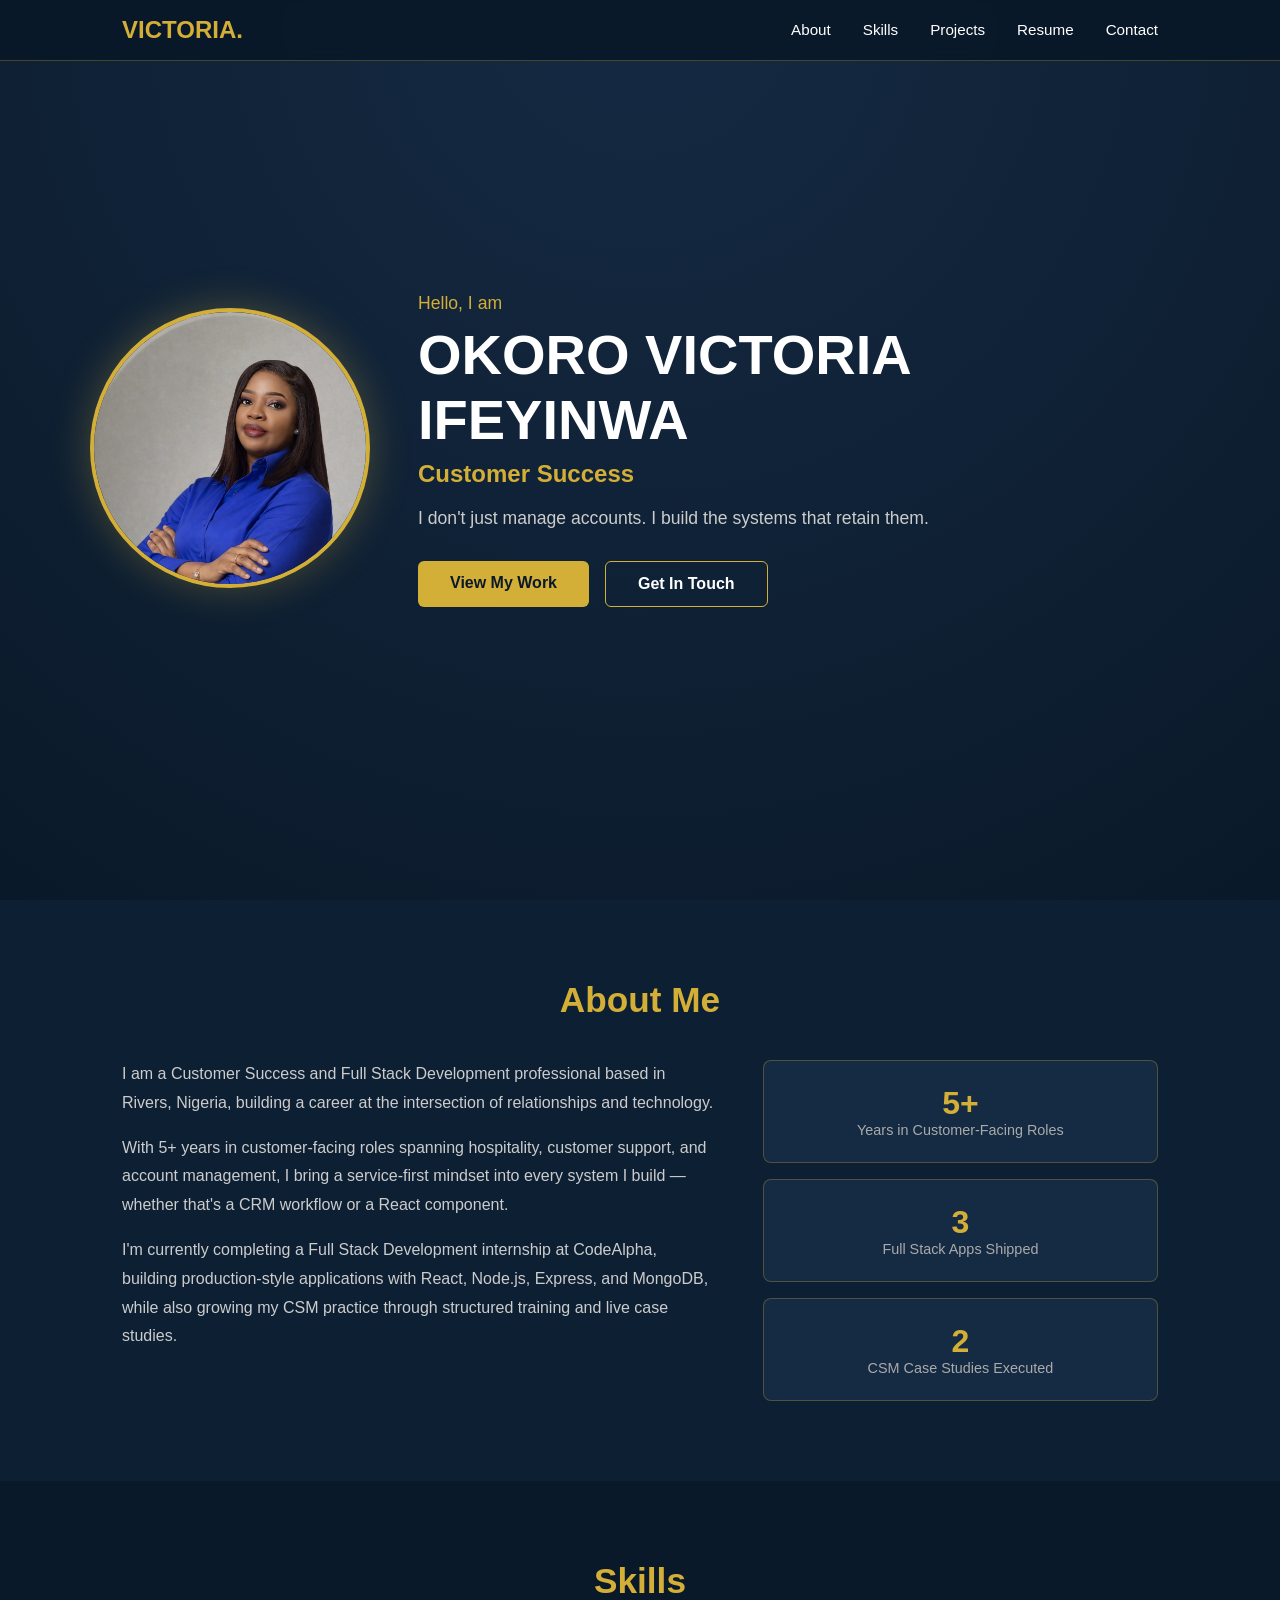
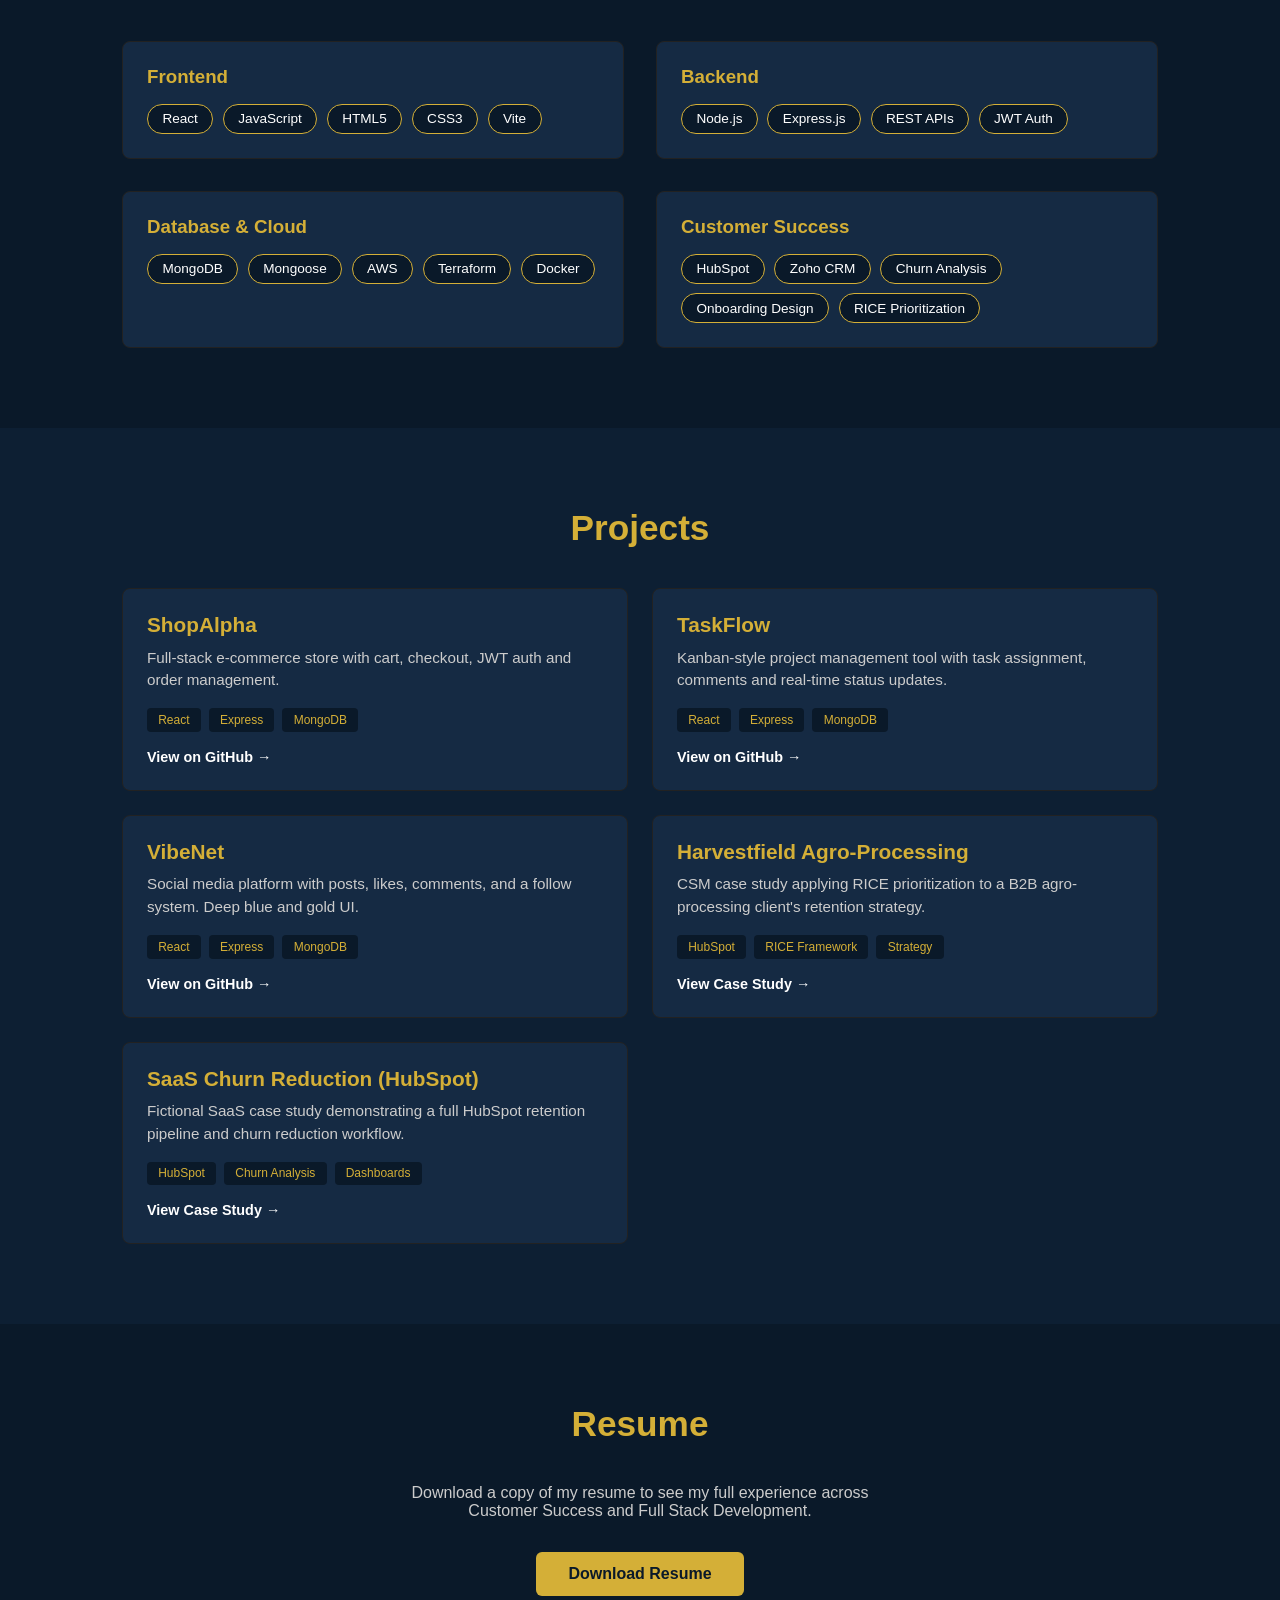
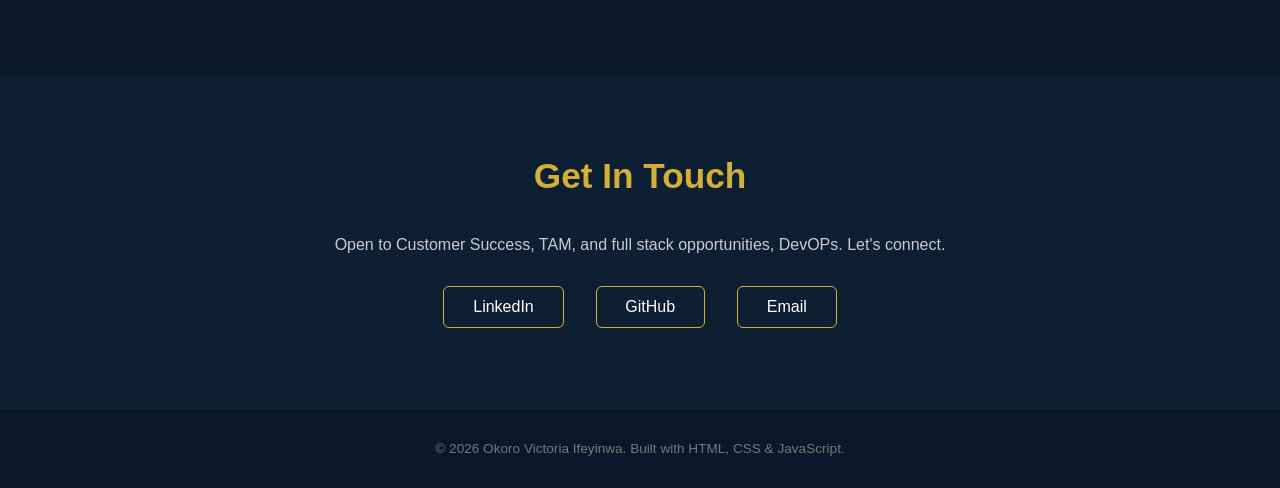
<file: index.html>
<!DOCTYPE html>
<html lang="en">
<head>
<meta charset="UTF-8">
<meta name="viewport" content="width=device-width, initial-scale=1.0">
<title>OKORO VICTORIA IFEYINWA | CSM & FULL STACK DEVELOPER</title>
<link rel="stylesheet" href="style.css">
</head>
<body>

<nav id="navbar">
  <div class="nav-container">
    <a href="#hero" class="logo">VICTORIA.</a>
    <ul class="nav-links">
      <li><a href="#about">About</a></li>
      <li><a href="#skills">Skills</a></li>
      <li><a href="#projects">Projects</a></li>
      <li><a href="#resume">Resume</a></li>
      <li><a href="#contact">Contact</a></li>
    </ul>
    <div class="hamburger" id="hamburger">
      <span></span><span></span><span></span>
    </div>
  </div>
</nav>

<section id="hero">
  <div class="hero-content">
    <div class="hero-image">
      <img src="assets/profile.png" alt="Okoro Victoria Ifeyinwa">
    </div>
    <div class="hero-text">
      <p class="hero-greeting">Hello, I am</p>
      <h1>OKORO VICTORIA IFEYINWA</h1>
      <h2 class="typewriter" id="typewriter"></h2>
      <p class="hero-tagline">I don't just manage accounts. I build the systems that retain them.</p>
      <div class="hero-buttons">
        <a href="#projects" class="btn btn-primary">View My Work</a>
        <a href="#contact" class="btn btn-outline">Get In Touch</a>
      </div>
    </div>
  </div>
</section>

<section id="about">
  <div class="section-container">
    <h2 class="section-title">About Me</h2>
    <div class="about-grid">
      <div class="about-text">
        <p>I am a Customer Success and Full Stack Development professional based in Rivers, Nigeria, building a career at the intersection of relationships and technology.</p>
        <p>With 5+ years in customer-facing roles spanning hospitality, customer support, and account management, I bring a service-first mindset into every system I build — whether that's a CRM workflow or a React component.</p>
        <p>I'm currently completing a Full Stack Development internship at CodeAlpha, building production-style applications with React, Node.js, Express, and MongoDB, while also growing my CSM practice through structured training and live case studies.</p>
      </div>
      <div class="about-stats">
        <div class="stat-card">
          <h3>5+</h3>
          <p>Years in Customer-Facing Roles</p>
        </div>
        <div class="stat-card">
          <h3>3</h3>
          <p>Full Stack Apps Shipped</p>
        </div>
        <div class="stat-card">
          <h3>2</h3>
          <p>CSM Case Studies Executed</p>
        </div>
      </div>
    </div>
  </div>
</section>

<section id="skills">
  <div class="section-container">
    <h2 class="section-title">Skills</h2>
    <div class="skills-grid">
      <div class="skill-category">
        <h3>Frontend</h3>
        <div class="skill-tags">
          <span>React</span><span>JavaScript</span><span>HTML5</span><span>CSS3</span><span>Vite</span>
        </div>
      </div>
      <div class="skill-category">
        <h3>Backend</h3>
        <div class="skill-tags">
          <span>Node.js</span><span>Express.js</span><span>REST APIs</span><span>JWT Auth</span>
        </div>
      </div>
      <div class="skill-category">
        <h3>Database & Cloud</h3>
        <div class="skill-tags">
          <span>MongoDB</span><span>Mongoose</span><span>AWS</span><span>Terraform</span><span>Docker</span>
        </div>
      </div>
      <div class="skill-category">
        <h3>Customer Success</h3>
        <div class="skill-tags">
          <span>HubSpot</span><span>Zoho CRM</span><span>Churn Analysis</span><span>Onboarding Design</span><span>RICE Prioritization</span>
        </div>
      </div>
    </div>
  </div>
</section>

<section id="projects">
  <div class="section-container">
    <h2 class="section-title">Projects</h2>
    <div class="projects-grid">

      <div class="project-card">
        <div class="project-header">ShopAlpha</div>
        <p>Full-stack e-commerce store with cart, checkout, JWT auth and order management.</p>
        <div class="project-tags"><span>React</span><span>Express</span><span>MongoDB</span></div>
        <a href="https://github.com/okorovictoriaifeyinwa-wq/CodeAlpha_EcommerceStore" target="_blank" class="project-link">View on GitHub →</a>
      </div>

      <div class="project-card">
        <div class="project-header">TaskFlow</div>
        <p>Kanban-style project management tool with task assignment, comments and real-time status updates.</p>
        <div class="project-tags"><span>React</span><span>Express</span><span>MongoDB</span></div>
        <a href="https://github.com/okorovictoriaifeyinwa-wq/CodeAlpha_ProjectManagementTool" target="_blank" class="project-link">View on GitHub →</a>
      </div>

      <div class="project-card">
        <div class="project-header">VibeNet</div>
        <p>Social media platform with posts, likes, comments, and a follow system. Deep blue and gold UI.</p>
        <div class="project-tags"><span>React</span><span>Express</span><span>MongoDB</span></div>
        <a href="https://github.com/okorovictoriaifeyinwa-wq/CodeAlpha_SocialMediaPlatform" target="_blank" class="project-link">View on GitHub →</a>
      </div>

      <div class="project-card">
        <div class="project-header">Harvestfield Agro-Processing</div>
        <p>CSM case study applying RICE prioritization to a B2B agro-processing client's retention strategy.</p>
        <div class="project-tags"><span>HubSpot</span><span>RICE Framework</span><span>Strategy</span></div>
        <a href="case-studies/harvestfield-case-study-2.html" target="_blank" class="project-link">View Case Study →</a>
      </div>

      <div class="project-card">
        <div class="project-header">SaaS Churn Reduction (HubSpot)</div>
        <p>Fictional SaaS case study demonstrating a full HubSpot retention pipeline and churn reduction workflow.</p>
        <div class="project-tags"><span>HubSpot</span><span>Churn Analysis</span><span>Dashboards</span></div>
        <a href="case-studies/flytrack-logistics.pdf" target="_blank" class="project-link">View Case Study →</a>
      </div>

    </div>
  </div>
</section>

<section id="resume">
  <div class="section-container">
    <h2 class="section-title">Resume</h2>
    <p class="resume-text">Download a copy of my resume to see my full experience across Customer Success and Full Stack Development.</p>
    <a href="assets/resume.pdf" download class="btn btn-primary">Download Resume</a>
  </div>
</section>

<section id="contact">
  <div class="section-container">
    <h2 class="section-title">Get In Touch</h2>
    <p class="contact-text">Open to Customer Success, TAM, and full stack opportunities, DevOPs. Let's connect.</p>
    <div class="contact-links">
      <a href="https://www.linkedin.com/in/victoria-ifeyinwa-csm" target="_blank">LinkedIn</a>
      <a href="https://github.com/okorovictoriaifeyinwa-wq" target="_blank">GitHub</a>
      <a href="mailto:okorovictoriaifeyinwa@gmail.com">Email</a>
    </div>
  </div>
</section>

<footer>
  <p>&copy; 2026 Okoro Victoria Ifeyinwa. Built with HTML, CSS & JavaScript.</p>
</footer>

<script src="script.js"></script>
</body>
</html>
</file>
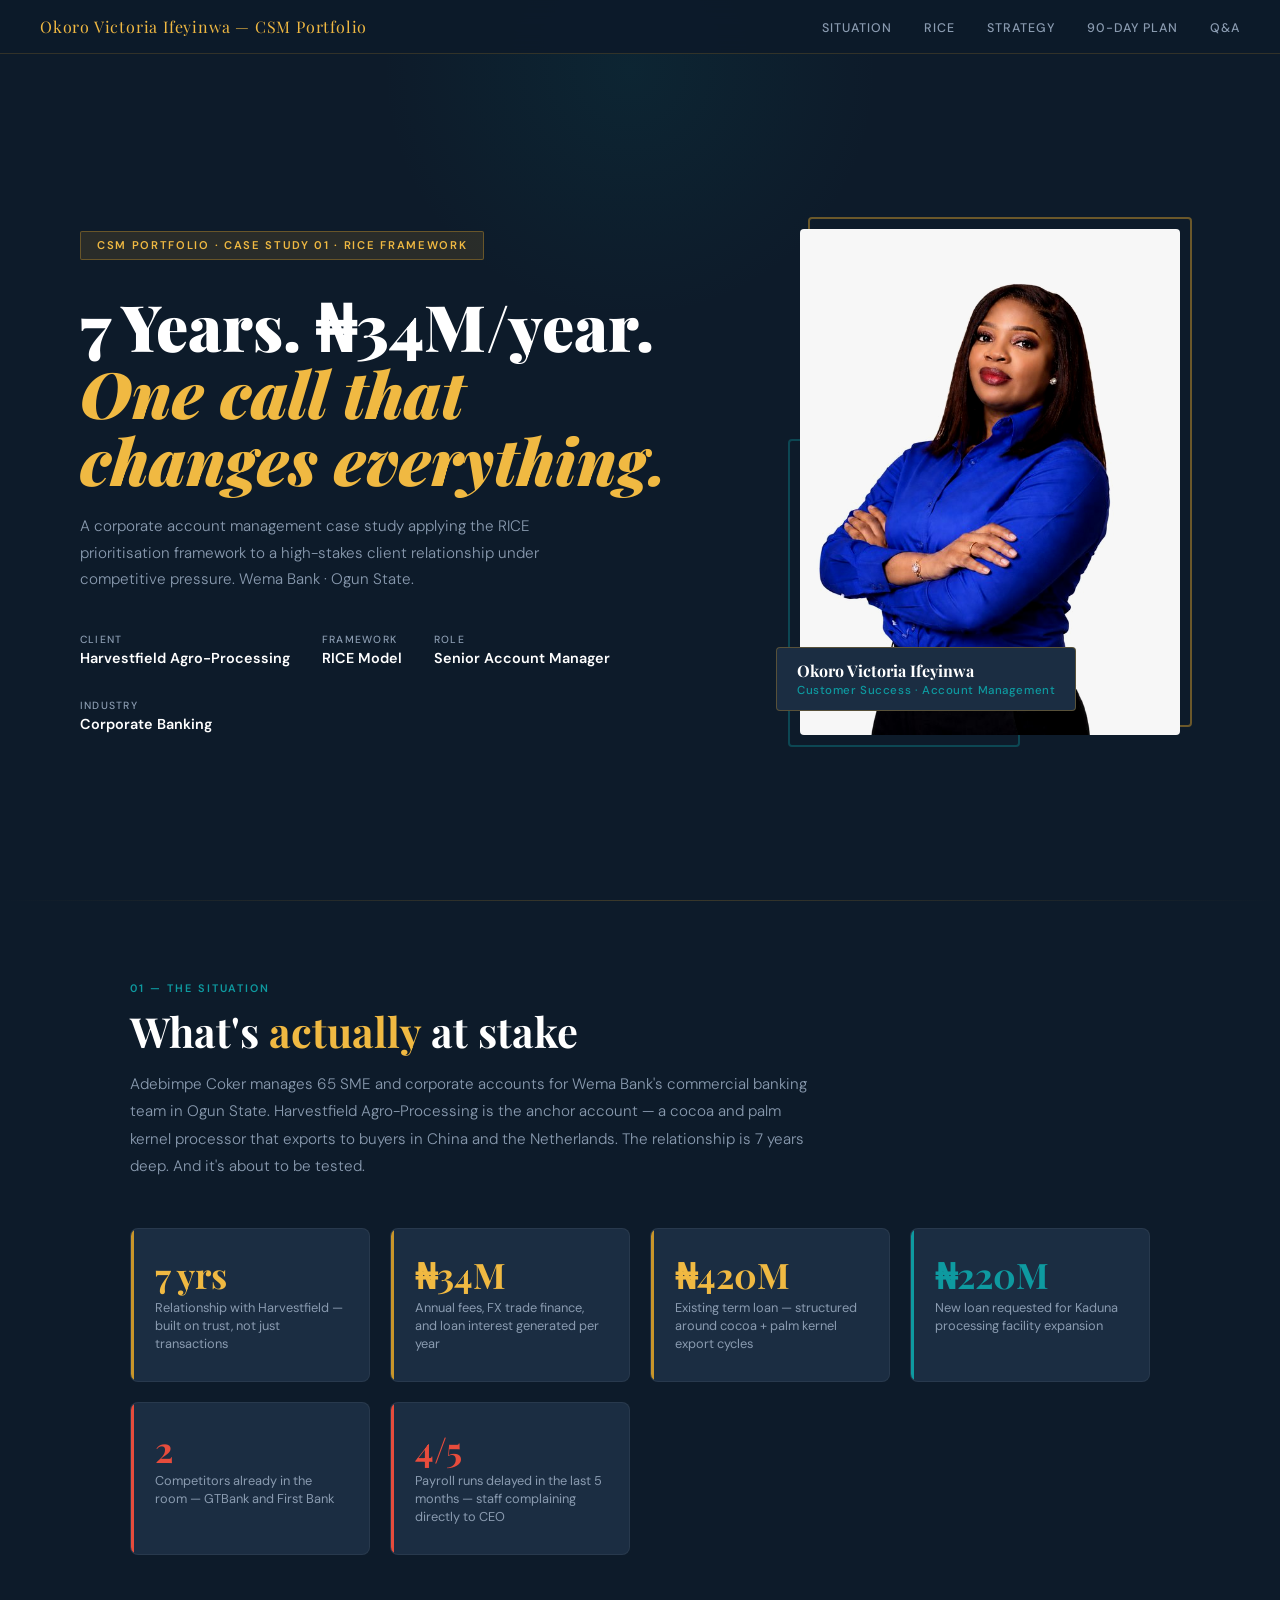
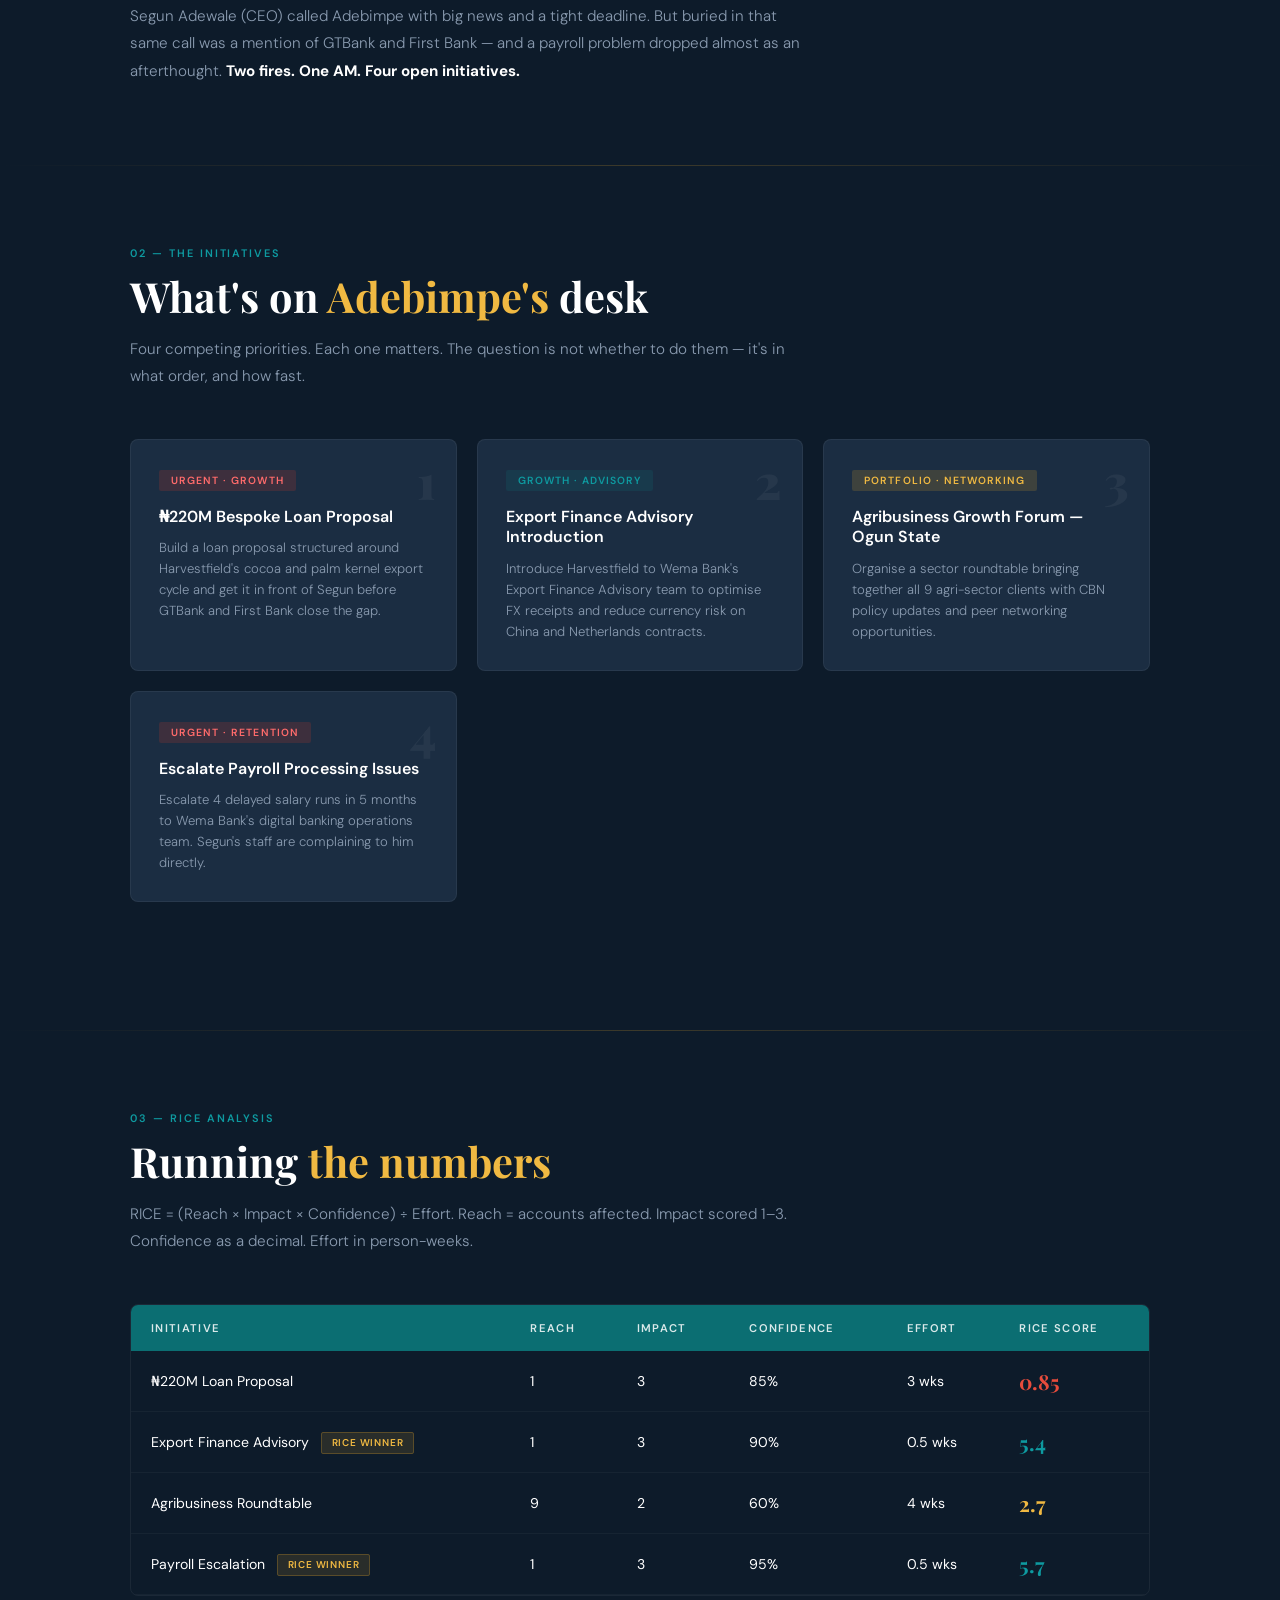
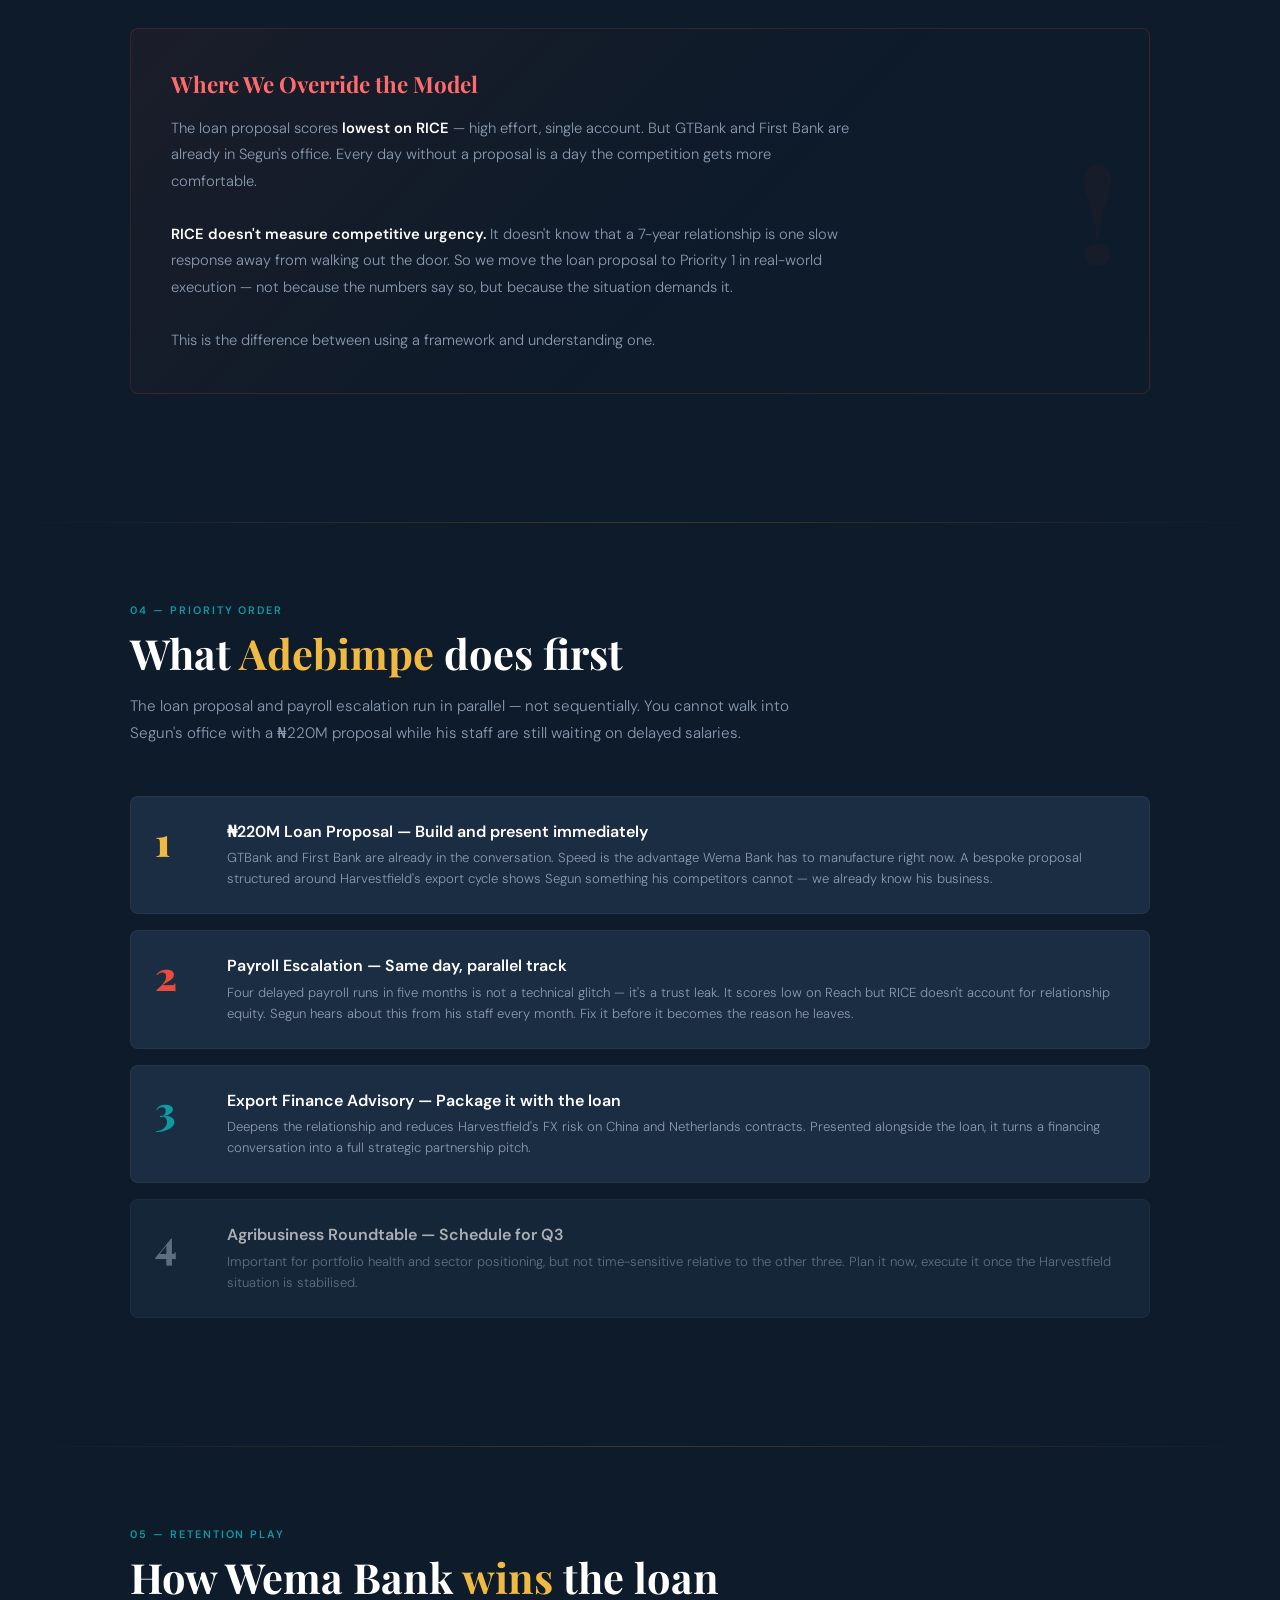
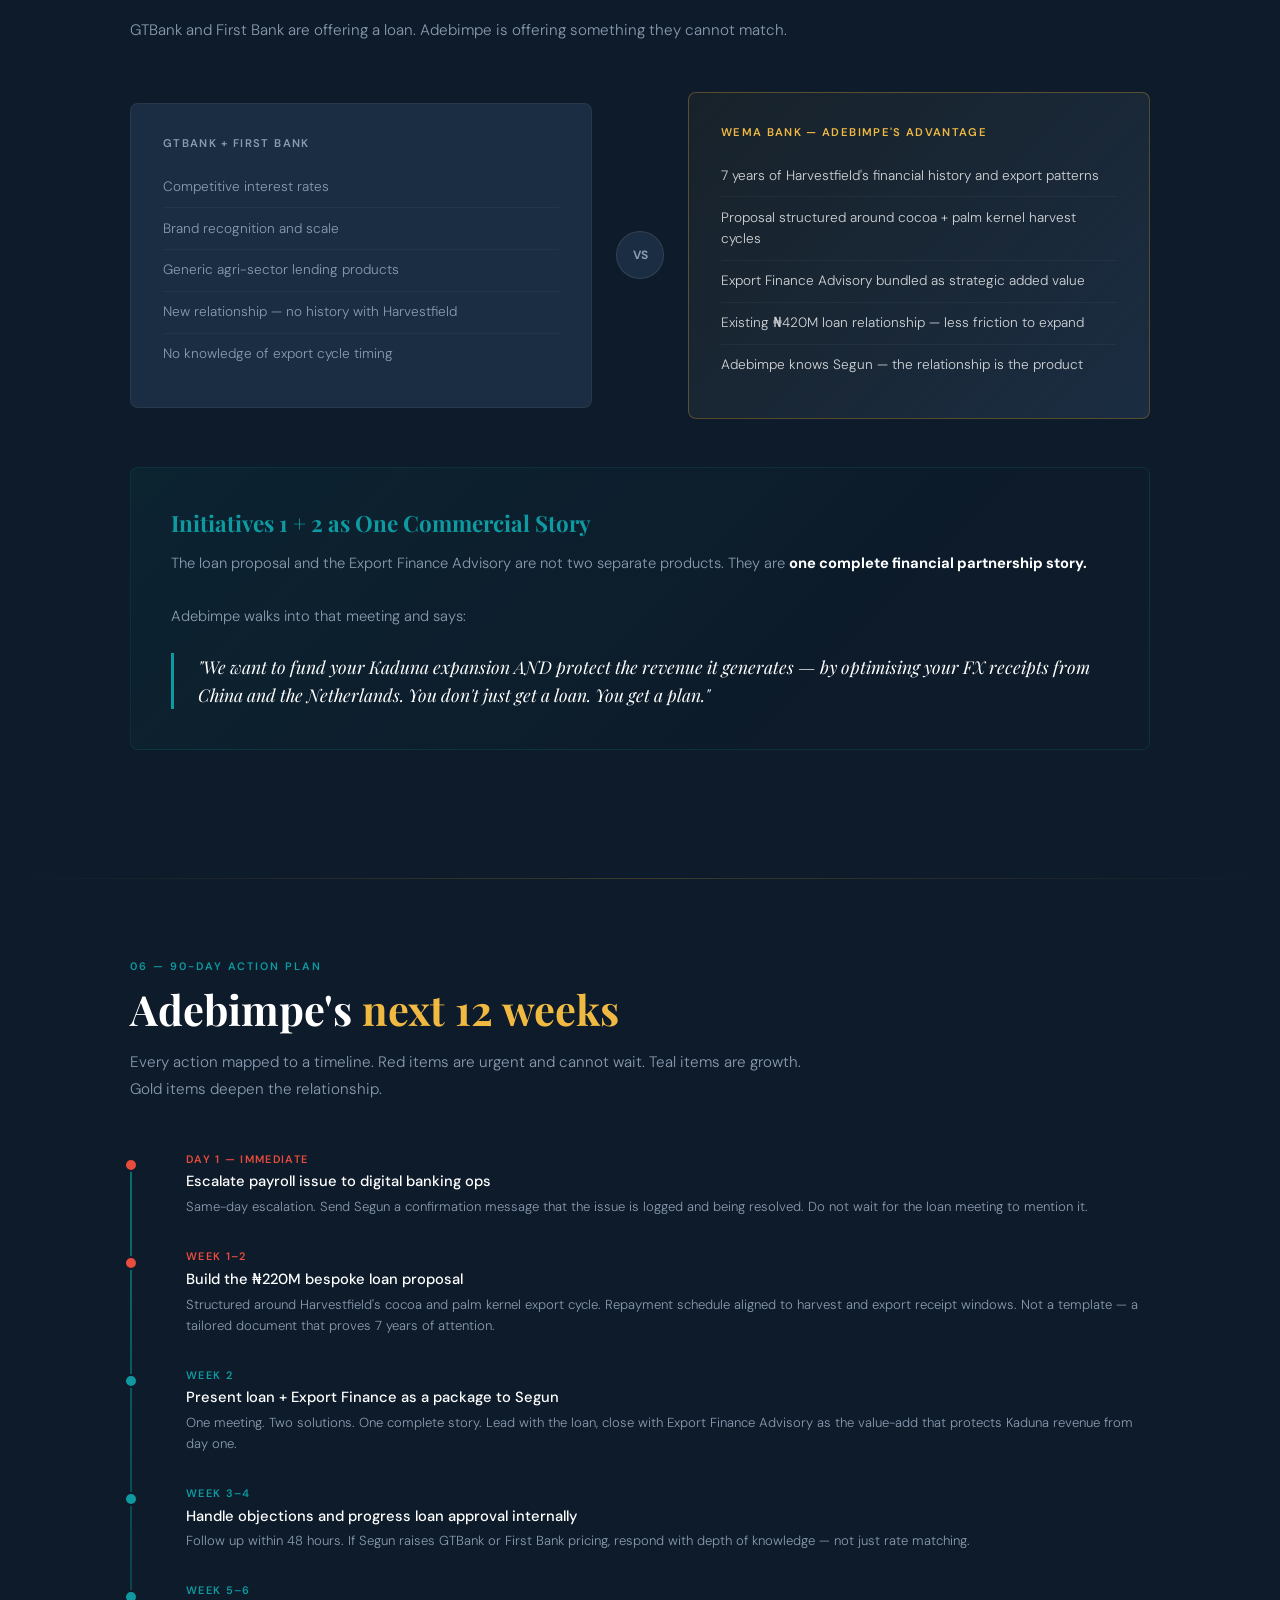
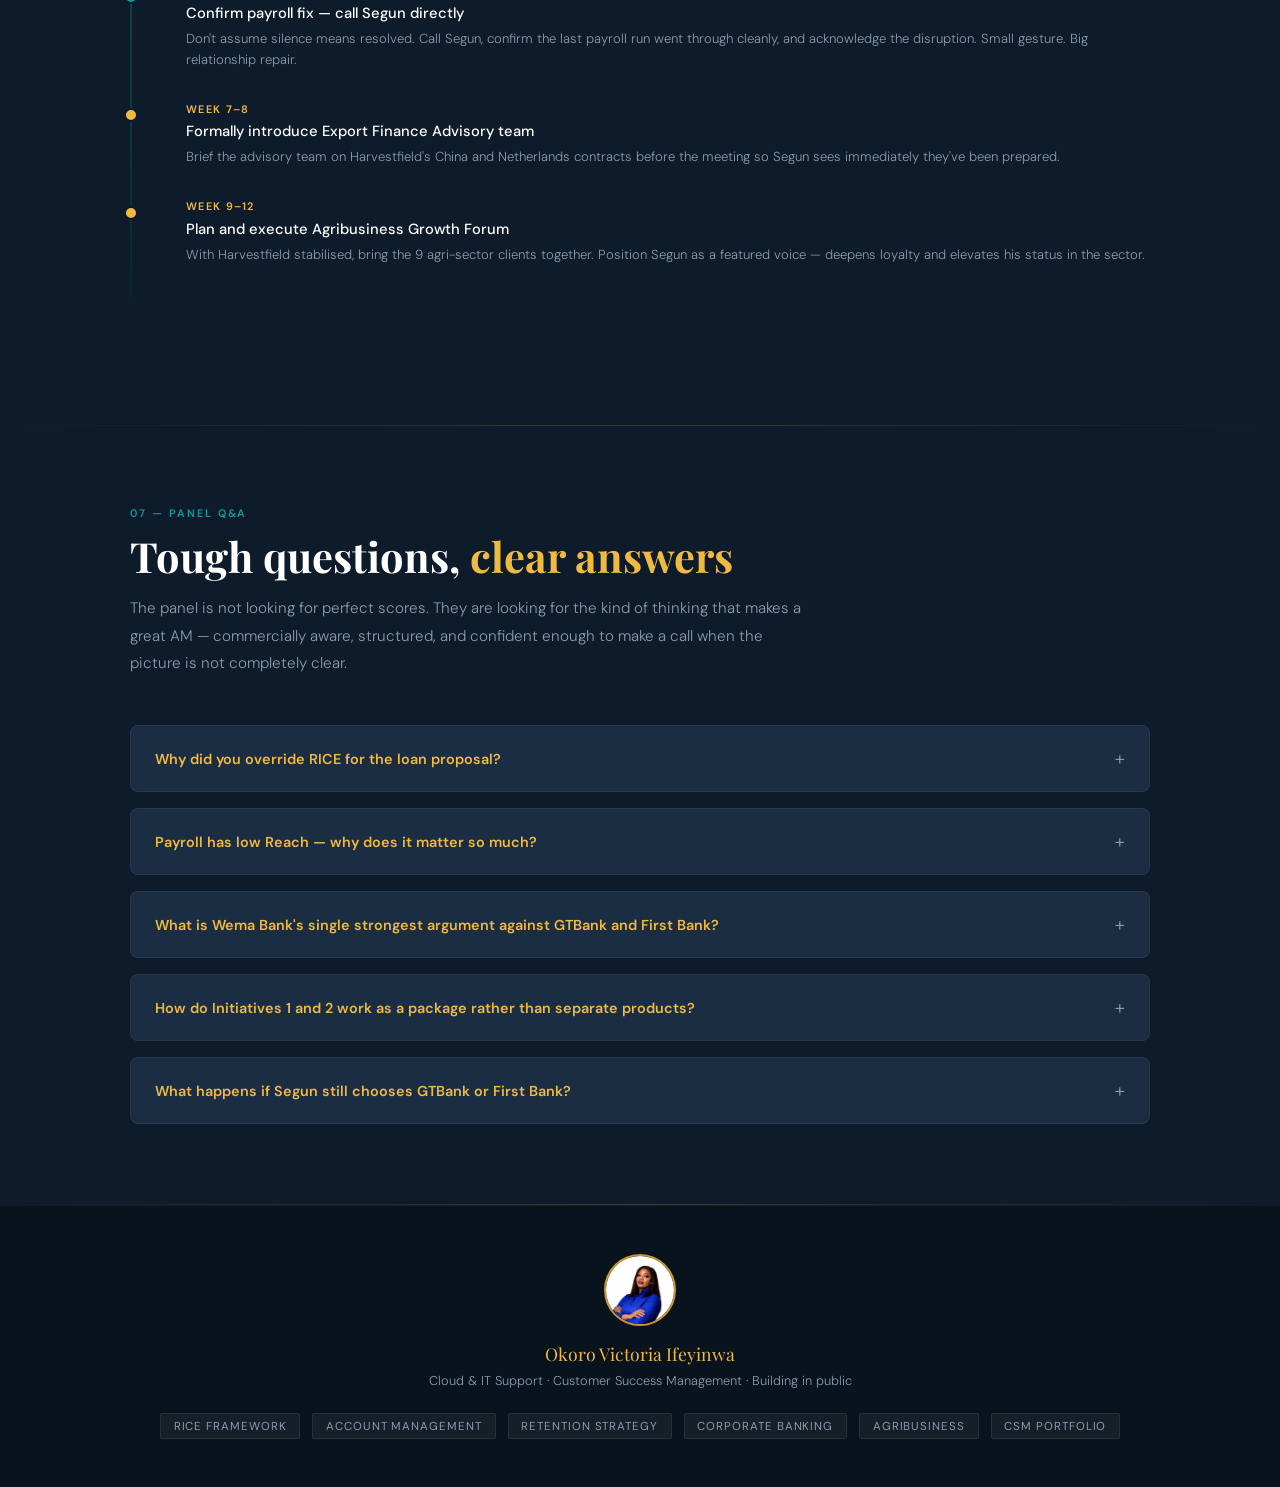
<file: assets/harvestfield-case-study-2.html>
<!DOCTYPE html>
<html lang="en">
<head>
<meta charset="UTF-8">
<meta name="viewport" content="width=device-width, initial-scale=1.0">
<title>CSM Portfolio — Okoro Victoria Ifeyinwa</title>
<link href="https://fonts.googleapis.com/css2?family=Playfair+Display:ital,wght@0,700;0,900;1,700&family=DM+Sans:wght@300;400;500;600&display=swap" rel="stylesheet">
<style>
  :root {
    --navy: #0D1B2A;
    --navy-mid: #1B2D42;
    --teal: #0B6E72;
    --teal-light: #0E9AA0;
    --gold: #C9952A;
    --gold-light: #F0B942;
    --cream: #F7F3ED;
    --red: #C0392B;
    --red-light: #E74C3C;
    --white: #FFFFFF;
    --gray: #8A9BB0;
  }
  * { margin: 0; padding: 0; box-sizing: border-box; }
  html { scroll-behavior: smooth; }
  body { font-family: 'DM Sans', sans-serif; background: var(--navy); color: var(--white); overflow-x: hidden; }

  nav {
    position: fixed; top: 0; left: 0; right: 0; z-index: 100;
    padding: 1rem 2.5rem;
    display: flex; justify-content: space-between; align-items: center;
    background: rgba(13,27,42,0.96); backdrop-filter: blur(12px);
    border-bottom: 1px solid rgba(201,149,42,0.2);
  }
  .nav-brand { font-family: 'Playfair Display', serif; font-size: 1rem; color: var(--gold-light); letter-spacing: 0.05em; }
  .nav-links { display: flex; gap: 2rem; list-style: none; }
  .nav-links a { color: var(--gray); text-decoration: none; font-size: 0.78rem; font-weight: 500; letter-spacing: 0.08em; text-transform: uppercase; transition: color 0.2s; }
  .nav-links a:hover { color: var(--gold-light); }

  /* HERO */
  .hero {
    min-height: 100vh;
    display: grid;
    grid-template-columns: 1fr 420px;
    align-items: center;
    gap: 4rem;
    padding: 8rem 2.5rem 4rem;
    position: relative;
    overflow: hidden;
    max-width: 1200px;
    margin: 0 auto;
  }
  .hero::before {
    content: ''; position: absolute; top: -20%; right: 30%;
    width: 500px; height: 500px;
    background: radial-gradient(circle, rgba(11,110,114,0.12) 0%, transparent 70%);
    pointer-events: none;
  }
  .hero-left { position: relative; z-index: 2; }
  .hero-tag {
    display: inline-block;
    background: rgba(201,149,42,0.15); border: 1px solid rgba(201,149,42,0.4);
    color: var(--gold-light); font-size: 0.7rem; font-weight: 600;
    letter-spacing: 0.15em; text-transform: uppercase;
    padding: 0.4rem 1rem; border-radius: 2px; margin-bottom: 2rem;
    animation: fadeUp 0.6s ease both;
  }
  .hero h1 {
    font-family: 'Playfair Display', serif;
    font-size: clamp(2.2rem, 5vw, 4.2rem);
    font-weight: 900; line-height: 1.05;
    margin-bottom: 1.25rem;
    animation: fadeUp 0.6s 0.1s ease both;
  }
  .hero h1 em { font-style: italic; color: var(--gold-light); }
  .hero-sub {
    font-size: 0.95rem; color: var(--gray); max-width: 520px;
    line-height: 1.75; margin-bottom: 2.5rem; font-weight: 300;
    animation: fadeUp 0.6s 0.2s ease both;
  }
  .hero-meta { display: flex; gap: 2rem; flex-wrap: wrap; animation: fadeUp 0.6s 0.3s ease both; }
  .meta-item { display: flex; flex-direction: column; gap: 0.2rem; }
  .meta-label { font-size: 0.65rem; letter-spacing: 0.12em; text-transform: uppercase; color: var(--gray); font-weight: 500; }
  .meta-value { font-size: 0.9rem; font-weight: 600; color: var(--white); }

  /* PHOTO */
  .hero-right {
    position: relative; z-index: 2;
    animation: fadeUp 0.8s 0.2s ease both;
  }
  .photo-frame {
    position: relative;
    width: 100%;
    max-width: 380px;
    margin: 0 auto;
  }
  .photo-frame::before {
    content: '';
    position: absolute;
    top: -12px; right: -12px;
    width: 100%; height: 100%;
    border: 2px solid var(--gold);
    border-radius: 4px;
    z-index: 0;
    opacity: 0.5;
  }
  .photo-frame::after {
    content: '';
    position: absolute;
    bottom: -12px; left: -12px;
    width: 60%; height: 60%;
    border: 2px solid var(--teal-light);
    border-radius: 4px;
    z-index: 0;
    opacity: 0.35;
  }
  .photo-frame img {
    width: 100%;
    border-radius: 4px;
    display: block;
    position: relative;
    z-index: 1;
    filter: contrast(1.04) brightness(0.97);
  }
  .photo-name-tag {
    position: absolute;
    bottom: 1.5rem; left: -1.5rem;
    background: var(--navy-mid);
    border: 1px solid rgba(201,149,42,0.35);
    border-radius: 4px;
    padding: 0.75rem 1.25rem;
    z-index: 3;
    backdrop-filter: blur(8px);
  }
  .photo-name {
    font-family: 'Playfair Display', serif;
    font-size: 1rem; font-weight: 700;
    color: var(--white); margin-bottom: 0.15rem;
  }
  .photo-role { font-size: 0.72rem; color: var(--teal-light); font-weight: 500; letter-spacing: 0.05em; }

  /* DIVIDER */
  .divider { width: 100%; height: 1px; background: linear-gradient(to right, transparent, rgba(201,149,42,0.25), transparent); }

  /* SECTIONS */
  section { padding: 5rem 2.5rem; max-width: 1100px; margin: 0 auto; }
  .section-tag { font-size: 0.68rem; letter-spacing: 0.18em; text-transform: uppercase; color: var(--teal-light); font-weight: 600; margin-bottom: 0.75rem; }
  .section-title { font-family: 'Playfair Display', serif; font-size: clamp(1.8rem, 3.5vw, 2.6rem); font-weight: 700; line-height: 1.15; margin-bottom: 1rem; }
  .section-title span { color: var(--gold-light); }
  .section-intro { color: var(--gray); font-size: 0.95rem; line-height: 1.8; max-width: 680px; font-weight: 300; margin-bottom: 3rem; }

  /* STAT CARDS */
  .situation-grid { display: grid; grid-template-columns: repeat(auto-fit, minmax(220px, 1fr)); gap: 1.25rem; margin-bottom: 3rem; }
  .stat-card { background: var(--navy-mid); border: 1px solid rgba(255,255,255,0.06); border-radius: 8px; padding: 1.75rem 1.5rem; position: relative; overflow: hidden; transition: transform 0.2s, border-color 0.2s; }
  .stat-card:hover { transform: translateY(-3px); border-color: rgba(201,149,42,0.3); }
  .stat-card::before { content: ''; position: absolute; top: 0; left: 0; width: 3px; height: 100%; background: var(--gold); }
  .stat-card.red::before { background: var(--red-light); }
  .stat-card.teal::before { background: var(--teal-light); }
  .stat-number { font-family: 'Playfair Display', serif; font-size: 2.2rem; font-weight: 700; color: var(--gold-light); line-height: 1; margin-bottom: 0.4rem; }
  .stat-card.red .stat-number { color: var(--red-light); }
  .stat-card.teal .stat-number { color: var(--teal-light); }
  .stat-label { font-size: 0.8rem; color: var(--gray); font-weight: 400; line-height: 1.4; }

  /* INITIATIVES */
  .initiatives-grid { display: grid; grid-template-columns: repeat(auto-fit, minmax(250px, 1fr)); gap: 1.25rem; margin-bottom: 3rem; }
  .initiative-card { background: var(--navy-mid); border: 1px solid rgba(255,255,255,0.06); border-radius: 8px; padding: 1.75rem; position: relative; transition: all 0.2s; }
  .initiative-card:hover { border-color: rgba(14,154,160,0.4); transform: translateY(-2px); }
  .initiative-num { font-family: 'Playfair Display', serif; font-size: 3rem; font-weight: 900; color: rgba(255,255,255,0.05); position: absolute; top: 1rem; right: 1.25rem; line-height: 1; }
  .initiative-badge { display: inline-block; padding: 0.25rem 0.75rem; border-radius: 2px; font-size: 0.65rem; font-weight: 600; letter-spacing: 0.1em; text-transform: uppercase; margin-bottom: 1rem; }
  .badge-urgent { background: rgba(192,57,43,0.2); color: #FF6B6B; }
  .badge-growth { background: rgba(11,110,114,0.2); color: var(--teal-light); }
  .badge-relationship { background: rgba(201,149,42,0.2); color: var(--gold-light); }
  .initiative-title { font-size: 1rem; font-weight: 600; margin-bottom: 0.6rem; line-height: 1.3; }
  .initiative-desc { font-size: 0.82rem; color: var(--gray); line-height: 1.6; font-weight: 300; }

  /* RICE TABLE */
  .rice-wrapper { overflow-x: auto; border-radius: 8px; border: 1px solid rgba(255,255,255,0.06); margin-bottom: 2rem; }
  table { width: 100%; border-collapse: collapse; font-size: 0.88rem; }
  thead tr { background: var(--teal); }
  thead th { padding: 1rem 1.25rem; text-align: left; font-size: 0.7rem; letter-spacing: 0.12em; text-transform: uppercase; font-weight: 600; color: rgba(255,255,255,0.85); }
  tbody tr { border-bottom: 1px solid rgba(255,255,255,0.04); transition: background 0.15s; }
  tbody tr:hover { background: rgba(255,255,255,0.03); }
  tbody td { padding: 1rem 1.25rem; color: var(--white); font-weight: 400; }
  .rice-score { font-family: 'Playfair Display', serif; font-size: 1.3rem; font-weight: 700; }
  .score-high { color: var(--teal-light); }
  .score-mid { color: var(--gold-light); }
  .score-low { color: var(--red-light); }
  .winner-badge { background: rgba(201,149,42,0.15); border: 1px solid rgba(201,149,42,0.3); color: var(--gold-light); font-size: 0.62rem; padding: 0.2rem 0.6rem; border-radius: 2px; letter-spacing: 0.08em; text-transform: uppercase; font-weight: 600; margin-left: 0.5rem; }

  /* OVERRIDE */
  .override-box { background: linear-gradient(135deg, rgba(192,57,43,0.08) 0%, rgba(13,27,42,0) 60%); border: 1px solid rgba(192,57,43,0.25); border-radius: 8px; padding: 2.5rem; margin-bottom: 3rem; position: relative; overflow: hidden; }
  .override-box::before { content: '!'; font-family: 'Playfair Display', serif; font-size: 8rem; font-weight: 900; color: rgba(192,57,43,0.06); position: absolute; right: 2rem; top: 50%; transform: translateY(-50%); line-height: 1; }
  .override-title { font-family: 'Playfair Display', serif; font-size: 1.4rem; font-weight: 700; margin-bottom: 1rem; color: #FF6B6B; }
  .override-text { font-size: 0.92rem; color: var(--gray); line-height: 1.8; max-width: 680px; font-weight: 300; }
  .override-text strong { color: var(--white); font-weight: 600; }

  /* PRIORITY */
  .priority-list { display: flex; flex-direction: column; gap: 1rem; margin-bottom: 3rem; }
  .priority-item { display: flex; align-items: flex-start; gap: 1.5rem; background: var(--navy-mid); border: 1px solid rgba(255,255,255,0.05); border-radius: 8px; padding: 1.5rem; transition: all 0.2s; }
  .priority-item:hover { border-color: rgba(14,154,160,0.3); transform: translateX(4px); }
  .priority-num { font-family: 'Playfair Display', serif; font-size: 2.5rem; font-weight: 900; line-height: 1; min-width: 48px; color: rgba(255,255,255,0.1); }
  .priority-item.p1 .priority-num { color: var(--gold-light); }
  .priority-item.p2 .priority-num { color: var(--red-light); }
  .priority-item.p3 .priority-num { color: var(--teal-light); }
  .priority-title { font-size: 1rem; font-weight: 600; margin-bottom: 0.35rem; }
  .priority-reason { font-size: 0.82rem; color: var(--gray); line-height: 1.6; font-weight: 300; }

  /* VERSUS */
  .versus-box { display: grid; grid-template-columns: 1fr auto 1fr; gap: 1.5rem; align-items: center; margin-bottom: 3rem; }
  .versus-col { background: var(--navy-mid); border: 1px solid rgba(255,255,255,0.06); border-radius: 8px; padding: 2rem; }
  .versus-col.winner { border-color: rgba(201,149,42,0.35); background: linear-gradient(135deg, rgba(201,149,42,0.06) 0%, var(--navy-mid) 100%); }
  .versus-col-title { font-size: 0.7rem; letter-spacing: 0.12em; text-transform: uppercase; color: var(--gray); font-weight: 600; margin-bottom: 1rem; }
  .versus-col.winner .versus-col-title { color: var(--gold-light); }
  .versus-point { font-size: 0.85rem; color: var(--gray); line-height: 1.6; padding: 0.6rem 0; border-bottom: 1px solid rgba(255,255,255,0.04); font-weight: 300; }
  .versus-point:last-child { border-bottom: none; }
  .versus-col.winner .versus-point { color: rgba(255,255,255,0.8); }
  .vs-circle { width: 48px; height: 48px; background: var(--navy-mid); border: 1px solid rgba(255,255,255,0.1); border-radius: 50%; display: flex; align-items: center; justify-content: center; font-size: 0.75rem; font-weight: 700; color: var(--gray); flex-shrink: 0; }

  /* PACKAGE */
  .package-box { background: linear-gradient(135deg, rgba(11,110,114,0.1) 0%, rgba(13,27,42,0) 70%); border: 1px solid rgba(11,110,114,0.25); border-radius: 8px; padding: 2.5rem; margin-bottom: 3rem; }
  .package-title { font-family: 'Playfair Display', serif; font-size: 1.4rem; font-weight: 700; color: var(--teal-light); margin-bottom: 0.75rem; }
  .package-text { font-size: 0.92rem; color: var(--gray); line-height: 1.8; font-weight: 300; margin-bottom: 1.5rem; }
  .package-text strong { color: var(--white); }
  .package-quote { font-family: 'Playfair Display', serif; font-size: 1.1rem; font-style: italic; color: var(--white); line-height: 1.6; padding-left: 1.5rem; border-left: 3px solid var(--teal-light); }

  /* TIMELINE */
  .timeline { position: relative; padding-left: 2rem; margin-bottom: 3rem; }
  .timeline::before { content: ''; position: absolute; left: 0; top: 0.6rem; bottom: 0; width: 2px; background: linear-gradient(to bottom, var(--teal), rgba(11,110,114,0.1)); }
  .timeline-item { position: relative; padding-bottom: 2rem; padding-left: 1.5rem; }
  .timeline-item::before { content: ''; position: absolute; left: -2.4rem; top: 0.4rem; width: 10px; height: 10px; border-radius: 50%; background: var(--teal-light); border: 2px solid var(--navy); }
  .timeline-item.urgent::before { background: var(--red-light); }
  .timeline-item.gold::before { background: var(--gold-light); }
  .timeline-weeks { font-size: 0.68rem; letter-spacing: 0.12em; text-transform: uppercase; color: var(--teal-light); font-weight: 600; margin-bottom: 0.35rem; }
  .timeline-item.urgent .timeline-weeks { color: var(--red-light); }
  .timeline-item.gold .timeline-weeks { color: var(--gold-light); }
  .timeline-action { font-size: 0.92rem; font-weight: 500; margin-bottom: 0.3rem; }
  .timeline-detail { font-size: 0.82rem; color: var(--gray); line-height: 1.6; font-weight: 300; }

  /* QA */
  .qa-list { display: flex; flex-direction: column; gap: 1rem; }
  .qa-item { background: var(--navy-mid); border: 1px solid rgba(255,255,255,0.05); border-radius: 8px; overflow: hidden; }
  .qa-question { padding: 1.25rem 1.5rem; font-size: 0.9rem; font-weight: 600; color: var(--gold-light); cursor: pointer; display: flex; justify-content: space-between; align-items: center; user-select: none; }
  .qa-question::after { content: '+'; font-size: 1.2rem; font-weight: 300; color: var(--gray); transition: transform 0.2s; }
  .qa-item.open .qa-question::after { transform: rotate(45deg); }
  .qa-answer { max-height: 0; overflow: hidden; transition: max-height 0.3s ease; }
  .qa-item.open .qa-answer { max-height: 400px; }
  .qa-answer-inner { padding: 1rem 1.5rem 1.25rem; font-size: 0.85rem; color: var(--gray); line-height: 1.75; font-weight: 300; border-top: 1px solid rgba(255,255,255,0.04); }
  .qa-answer-inner strong { color: var(--white); }

  /* FOOTER */
  footer { background: rgba(0,0,0,0.3); border-top: 1px solid rgba(255,255,255,0.05); padding: 3rem 2.5rem; text-align: center; }
  .footer-photo { width: 72px; height: 72px; border-radius: 50%; object-fit: cover; object-position: top; border: 2px solid var(--gold); margin: 0 auto 1rem; display: block; }
  .footer-name { font-family: 'Playfair Display', serif; font-size: 1.1rem; color: var(--gold-light); margin-bottom: 0.4rem; }
  .footer-sub { font-size: 0.8rem; color: var(--gray); font-weight: 300; margin-bottom: 1.5rem; }
  .footer-tags { display: flex; justify-content: center; flex-wrap: wrap; gap: 0.75rem; }
  .footer-tag { background: rgba(255,255,255,0.05); border: 1px solid rgba(255,255,255,0.08); color: var(--gray); font-size: 0.72rem; padding: 0.3rem 0.8rem; border-radius: 2px; letter-spacing: 0.08em; text-transform: uppercase; }

  /* ANIMATIONS */
  @keyframes fadeUp { from { opacity: 0; transform: translateY(20px); } to { opacity: 1; transform: translateY(0); } }
  .reveal { opacity: 0; transform: translateY(24px); transition: opacity 0.6s ease, transform 0.6s ease; }
  .reveal.visible { opacity: 1; transform: translateY(0); }

  @media (max-width: 768px) {
    .hero { grid-template-columns: 1fr; gap: 2.5rem; padding: 7rem 1.25rem 3rem; }
    .hero-right { max-width: 280px; margin: 0 auto; }
    nav { padding: 1rem; }
    .nav-links { display: none; }
    section { padding: 3.5rem 1.25rem; }
    .versus-box { grid-template-columns: 1fr; }
    .vs-circle { display: none; }
  }
</style>
</head>
<body>

<nav>
  <span class="nav-brand">Okoro Victoria Ifeyinwa — CSM Portfolio</span>
  <ul class="nav-links">
    <li><a href="#situation">Situation</a></li>
    <li><a href="#rice">RICE</a></li>
    <li><a href="#strategy">Strategy</a></li>
    <li><a href="#plan">90-Day Plan</a></li>
    <li><a href="#qa">Q&A</a></li>
  </ul>
</nav>

<!-- HERO WITH PHOTO -->
<div class="hero">
  <div class="hero-left">
    <div class="hero-tag">CSM Portfolio · Case Study 01 · RICE Framework</div>
    <h1>7 Years. ₦34M/year.<br><em>One call that changes everything.</em></h1>
    <p class="hero-sub">A corporate account management case study applying the RICE prioritisation framework to a high-stakes client relationship under competitive pressure. Wema Bank · Ogun State.</p>
    <div class="hero-meta">
      <div class="meta-item">
        <span class="meta-label">Client</span>
        <span class="meta-value">Harvestfield Agro-Processing</span>
      </div>
      <div class="meta-item">
        <span class="meta-label">Framework</span>
        <span class="meta-value">RICE Model</span>
      </div>
      <div class="meta-item">
        <span class="meta-label">Role</span>
        <span class="meta-value">Senior Account Manager</span>
      </div>
      <div class="meta-item">
        <span class="meta-label">Industry</span>
        <span class="meta-value">Corporate Banking</span>
      </div>
    </div>
  </div>
  <div class="hero-right">
    <div class="photo-frame">
      <img src="[data-uri]" alt="Okoro Victoria Ifeyinwa" />
      <div class="photo-name-tag">
        <div class="photo-name">Okoro Victoria Ifeyinwa</div>
        <div class="photo-role">Customer Success · Account Management</div>
      </div>
    </div>
  </div>
</div>

<div class="divider"></div>

<!-- SITUATION -->
<section id="situation">
  <div class="reveal">
    <div class="section-tag">01 — The Situation</div>
    <h2 class="section-title">What's <span>actually</span> at stake</h2>
    <p class="section-intro">Adebimpe Coker manages 65 SME and corporate accounts for Wema Bank's commercial banking team in Ogun State. Harvestfield Agro-Processing is the anchor account — a cocoa and palm kernel processor that exports to buyers in China and the Netherlands. The relationship is 7 years deep. And it's about to be tested.</p>
  </div>
  <div class="situation-grid reveal">
    <div class="stat-card"><div class="stat-number">7 yrs</div><div class="stat-label">Relationship with Harvestfield — built on trust, not just transactions</div></div>
    <div class="stat-card"><div class="stat-number">₦34M</div><div class="stat-label">Annual fees, FX trade finance, and loan interest generated per year</div></div>
    <div class="stat-card"><div class="stat-number">₦420M</div><div class="stat-label">Existing term loan — structured around cocoa + palm kernel export cycles</div></div>
    <div class="stat-card teal"><div class="stat-number">₦220M</div><div class="stat-label">New loan requested for Kaduna processing facility expansion</div></div>
    <div class="stat-card red"><div class="stat-number">2</div><div class="stat-label">Competitors already in the room — GTBank and First Bank</div></div>
    <div class="stat-card red"><div class="stat-number">4/5</div><div class="stat-label">Payroll runs delayed in the last 5 months — staff complaining directly to CEO</div></div>
  </div>
  <div class="reveal">
    <p class="section-intro" style="margin-bottom:0">Segun Adewale (CEO) called Adebimpe with big news and a tight deadline. But buried in that same call was a mention of GTBank and First Bank — and a payroll problem dropped almost as an afterthought. <strong style="color:var(--white)">Two fires. One AM. Four open initiatives.</strong></p>
  </div>
</section>

<div class="divider"></div>

<section>
  <div class="reveal">
    <div class="section-tag">02 — The Initiatives</div>
    <h2 class="section-title">What's on <span>Adebimpe's</span> desk</h2>
    <p class="section-intro">Four competing priorities. Each one matters. The question is not whether to do them — it's in what order, and how fast.</p>
  </div>
  <div class="initiatives-grid reveal">
    <div class="initiative-card">
      <div class="initiative-num">1</div>
      <span class="initiative-badge badge-urgent">Urgent · Growth</span>
      <div class="initiative-title">₦220M Bespoke Loan Proposal</div>
      <div class="initiative-desc">Build a loan proposal structured around Harvestfield's cocoa and palm kernel export cycle and get it in front of Segun before GTBank and First Bank close the gap.</div>
    </div>
    <div class="initiative-card">
      <div class="initiative-num">2</div>
      <span class="initiative-badge badge-growth">Growth · Advisory</span>
      <div class="initiative-title">Export Finance Advisory Introduction</div>
      <div class="initiative-desc">Introduce Harvestfield to Wema Bank's Export Finance Advisory team to optimise FX receipts and reduce currency risk on China and Netherlands contracts.</div>
    </div>
    <div class="initiative-card">
      <div class="initiative-num">3</div>
      <span class="initiative-badge badge-relationship">Portfolio · Networking</span>
      <div class="initiative-title">Agribusiness Growth Forum — Ogun State</div>
      <div class="initiative-desc">Organise a sector roundtable bringing together all 9 agri-sector clients with CBN policy updates and peer networking opportunities.</div>
    </div>
    <div class="initiative-card">
      <div class="initiative-num">4</div>
      <span class="initiative-badge badge-urgent">Urgent · Retention</span>
      <div class="initiative-title">Escalate Payroll Processing Issues</div>
      <div class="initiative-desc">Escalate 4 delayed salary runs in 5 months to Wema Bank's digital banking operations team. Segun's staff are complaining to him directly.</div>
    </div>
  </div>
</section>

<div class="divider"></div>

<!-- RICE -->
<section id="rice">
  <div class="reveal">
    <div class="section-tag">03 — RICE Analysis</div>
    <h2 class="section-title">Running <span>the numbers</span></h2>
    <p class="section-intro">RICE = (Reach × Impact × Confidence) ÷ Effort. Reach = accounts affected. Impact scored 1–3. Confidence as a decimal. Effort in person-weeks.</p>
  </div>
  <div class="rice-wrapper reveal">
    <table>
      <thead><tr><th>Initiative</th><th>Reach</th><th>Impact</th><th>Confidence</th><th>Effort</th><th>RICE Score</th></tr></thead>
      <tbody>
        <tr><td>₦220M Loan Proposal</td><td>1</td><td>3</td><td>85%</td><td>3 wks</td><td><span class="rice-score score-low">0.85</span></td></tr>
        <tr><td>Export Finance Advisory <span class="winner-badge">RICE Winner</span></td><td>1</td><td>3</td><td>90%</td><td>0.5 wks</td><td><span class="rice-score score-high">5.4</span></td></tr>
        <tr><td>Agribusiness Roundtable</td><td>9</td><td>2</td><td>60%</td><td>4 wks</td><td><span class="rice-score score-mid">2.7</span></td></tr>
        <tr><td>Payroll Escalation <span class="winner-badge">RICE Winner</span></td><td>1</td><td>3</td><td>95%</td><td>0.5 wks</td><td><span class="rice-score score-high">5.7</span></td></tr>
      </tbody>
    </table>
  </div>
  <div class="override-box reveal">
    <div class="override-title">Where We Override the Model</div>
    <p class="override-text">The loan proposal scores <strong>lowest on RICE</strong> — high effort, single account. But GTBank and First Bank are already in Segun's office. Every day without a proposal is a day the competition gets more comfortable.<br><br>
    <strong>RICE doesn't measure competitive urgency.</strong> It doesn't know that a 7-year relationship is one slow response away from walking out the door. So we move the loan proposal to Priority 1 in real-world execution — not because the numbers say so, but because the situation demands it.<br><br>
    This is the difference between using a framework and understanding one.</p>
  </div>
</section>

<div class="divider"></div>

<section id="strategy">
  <div class="reveal">
    <div class="section-tag">04 — Priority Order</div>
    <h2 class="section-title">What <span>Adebimpe</span> does first</h2>
    <p class="section-intro">The loan proposal and payroll escalation run in parallel — not sequentially. You cannot walk into Segun's office with a ₦220M proposal while his staff are still waiting on delayed salaries.</p>
  </div>
  <div class="priority-list reveal">
    <div class="priority-item p1">
      <div class="priority-num">1</div>
      <div class="priority-content">
        <div class="priority-title">₦220M Loan Proposal — Build and present immediately</div>
        <div class="priority-reason">GTBank and First Bank are already in the conversation. Speed is the advantage Wema Bank has to manufacture right now. A bespoke proposal structured around Harvestfield's export cycle shows Segun something his competitors cannot — we already know his business.</div>
      </div>
    </div>
    <div class="priority-item p2">
      <div class="priority-num">2</div>
      <div class="priority-content">
        <div class="priority-title">Payroll Escalation — Same day, parallel track</div>
        <div class="priority-reason">Four delayed payroll runs in five months is not a technical glitch — it's a trust leak. It scores low on Reach but RICE doesn't account for relationship equity. Segun hears about this from his staff every month. Fix it before it becomes the reason he leaves.</div>
      </div>
    </div>
    <div class="priority-item p3">
      <div class="priority-num">3</div>
      <div class="priority-content">
        <div class="priority-title">Export Finance Advisory — Package it with the loan</div>
        <div class="priority-reason">Deepens the relationship and reduces Harvestfield's FX risk on China and Netherlands contracts. Presented alongside the loan, it turns a financing conversation into a full strategic partnership pitch.</div>
      </div>
    </div>
    <div class="priority-item" style="opacity:0.65">
      <div class="priority-num" style="color:var(--gray)">4</div>
      <div class="priority-content">
        <div class="priority-title">Agribusiness Roundtable — Schedule for Q3</div>
        <div class="priority-reason">Important for portfolio health and sector positioning, but not time-sensitive relative to the other three. Plan it now, execute it once the Harvestfield situation is stabilised.</div>
      </div>
    </div>
  </div>
</section>

<div class="divider"></div>

<section>
  <div class="reveal">
    <div class="section-tag">05 — Retention Play</div>
    <h2 class="section-title">How Wema Bank <span>wins</span> the loan</h2>
    <p class="section-intro">GTBank and First Bank are offering a loan. Adebimpe is offering something they cannot match.</p>
  </div>
  <div class="versus-box reveal">
    <div class="versus-col">
      <div class="versus-col-title">GTBank + First Bank</div>
      <div class="versus-point">Competitive interest rates</div>
      <div class="versus-point">Brand recognition and scale</div>
      <div class="versus-point">Generic agri-sector lending products</div>
      <div class="versus-point">New relationship — no history with Harvestfield</div>
      <div class="versus-point">No knowledge of export cycle timing</div>
    </div>
    <div class="vs-circle">VS</div>
    <div class="versus-col winner">
      <div class="versus-col-title">Wema Bank — Adebimpe's Advantage</div>
      <div class="versus-point">7 years of Harvestfield's financial history and export patterns</div>
      <div class="versus-point">Proposal structured around cocoa + palm kernel harvest cycles</div>
      <div class="versus-point">Export Finance Advisory bundled as strategic added value</div>
      <div class="versus-point">Existing ₦420M loan relationship — less friction to expand</div>
      <div class="versus-point">Adebimpe knows Segun — the relationship is the product</div>
    </div>
  </div>
  <div class="package-box reveal">
    <div class="package-title">Initiatives 1 + 2 as One Commercial Story</div>
    <p class="package-text">The loan proposal and the Export Finance Advisory are not two separate products. They are <strong>one complete financial partnership story.</strong><br><br>Adebimpe walks into that meeting and says:</p>
    <div class="package-quote">"We want to fund your Kaduna expansion AND protect the revenue it generates — by optimising your FX receipts from China and the Netherlands. You don't just get a loan. You get a plan."</div>
  </div>
</section>

<div class="divider"></div>

<section id="plan">
  <div class="reveal">
    <div class="section-tag">06 — 90-Day Action Plan</div>
    <h2 class="section-title">Adebimpe's <span>next 12 weeks</span></h2>
    <p class="section-intro">Every action mapped to a timeline. Red items are urgent and cannot wait. Teal items are growth. Gold items deepen the relationship.</p>
  </div>
  <div class="timeline reveal">
    <div class="timeline-item urgent">
      <div class="timeline-weeks">Day 1 — Immediate</div>
      <div class="timeline-action">Escalate payroll issue to digital banking ops</div>
      <div class="timeline-detail">Same-day escalation. Send Segun a confirmation message that the issue is logged and being resolved. Do not wait for the loan meeting to mention it.</div>
    </div>
    <div class="timeline-item urgent">
      <div class="timeline-weeks">Week 1–2</div>
      <div class="timeline-action">Build the ₦220M bespoke loan proposal</div>
      <div class="timeline-detail">Structured around Harvestfield's cocoa and palm kernel export cycle. Repayment schedule aligned to harvest and export receipt windows. Not a template — a tailored document that proves 7 years of attention.</div>
    </div>
    <div class="timeline-item">
      <div class="timeline-weeks">Week 2</div>
      <div class="timeline-action">Present loan + Export Finance as a package to Segun</div>
      <div class="timeline-detail">One meeting. Two solutions. One complete story. Lead with the loan, close with Export Finance Advisory as the value-add that protects Kaduna revenue from day one.</div>
    </div>
    <div class="timeline-item">
      <div class="timeline-weeks">Week 3–4</div>
      <div class="timeline-action">Handle objections and progress loan approval internally</div>
      <div class="timeline-detail">Follow up within 48 hours. If Segun raises GTBank or First Bank pricing, respond with depth of knowledge — not just rate matching.</div>
    </div>
    <div class="timeline-item">
      <div class="timeline-weeks">Week 5–6</div>
      <div class="timeline-action">Confirm payroll fix — call Segun directly</div>
      <div class="timeline-detail">Don't assume silence means resolved. Call Segun, confirm the last payroll run went through cleanly, and acknowledge the disruption. Small gesture. Big relationship repair.</div>
    </div>
    <div class="timeline-item gold">
      <div class="timeline-weeks">Week 7–8</div>
      <div class="timeline-action">Formally introduce Export Finance Advisory team</div>
      <div class="timeline-detail">Brief the advisory team on Harvestfield's China and Netherlands contracts before the meeting so Segun sees immediately they've been prepared.</div>
    </div>
    <div class="timeline-item gold">
      <div class="timeline-weeks">Week 9–12</div>
      <div class="timeline-action">Plan and execute Agribusiness Growth Forum</div>
      <div class="timeline-detail">With Harvestfield stabilised, bring the 9 agri-sector clients together. Position Segun as a featured voice — deepens loyalty and elevates his status in the sector.</div>
    </div>
  </div>
</section>

<div class="divider"></div>

<section id="qa">
  <div class="reveal">
    <div class="section-tag">07 — Panel Q&A</div>
    <h2 class="section-title">Tough questions, <span>clear answers</span></h2>
    <p class="section-intro">The panel is not looking for perfect scores. They are looking for the kind of thinking that makes a great AM — commercially aware, structured, and confident enough to make a call when the picture is not completely clear.</p>
  </div>
  <div class="qa-list reveal">
    <div class="qa-item">
      <div class="qa-question">Why did you override RICE for the loan proposal?</div>
      <div class="qa-answer"><div class="qa-answer-inner">RICE measures value versus effort in isolation. It doesn't measure <strong>competitive urgency</strong>. When two rivals are already in the conversation, speed becomes its own form of impact. The loan proposal's high effort score reflects reality — but the cost of being slow is higher than the cost of the effort itself. We used RICE to structure our thinking, then applied judgement where the model couldn't reach.</div></div>
    </div>
    <div class="qa-item">
      <div class="qa-question">Payroll has low Reach — why does it matter so much?</div>
      <div class="qa-answer"><div class="qa-answer-inner">Reach measures how many accounts are affected. <strong>Trust doesn't scale that way.</strong> One CEO losing confidence because his staff aren't getting paid on time can end a 7-year relationship faster than any competitor can. RICE is not equipped to score relationship equity — that requires the AM's judgement. The payroll issue is a trust leak, and trust leaks don't fix themselves.</div></div>
    </div>
    <div class="qa-item">
      <div class="qa-question">What is Wema Bank's single strongest argument against GTBank and First Bank?</div>
      <div class="qa-answer"><div class="qa-answer-inner"><strong>They don't know Harvestfield. Adebimpe does.</strong> Seven years of transaction history, export cycle data, and relationship capital is not something a competitor can replicate in a pitch meeting. The proposal Wema Bank brings isn't generic — it's structured around the specific rhythms of Harvestfield's cocoa and palm kernel business. That's not a bank selling a loan. That's a partner who has been paying attention.</div></div>
    </div>
    <div class="qa-item">
      <div class="qa-question">How do Initiatives 1 and 2 work as a package rather than separate products?</div>
      <div class="qa-answer"><div class="qa-answer-inner">The loan funds the Kaduna expansion. The Export Finance Advisory <strong>protects the revenue that expansion generates.</strong> One without the other is incomplete. Presented together, they shift the conversation from "bank giving a loan" to "strategic partner invested in Harvestfield's long-term financial health." Segun doesn't buy two products — he gets one coherent vision for his business growth.</div></div>
    </div>
    <div class="qa-item">
      <div class="qa-question">What happens if Segun still chooses GTBank or First Bank?</div>
      <div class="qa-answer"><div class="qa-answer-inner">That's a real possibility and a good AM plans for it. If Harvestfield takes the loan elsewhere, <strong>the relationship doesn't have to end.</strong> Adebimpe maintains the FX trade finance relationship, continues the Export Finance advisory conversation, and keeps showing up. Losing one product doesn't mean losing the account. What matters is that Wema Bank remains the most trusted financial partner in Segun's room — even if not for every product.</div></div>
    </div>
  </div>
</section>

<div class="divider"></div>

<footer>
  <img src="[data-uri]" alt="Okoro Victoria Ifeyinwa" class="footer-photo" />
  <div class="footer-name">Okoro Victoria Ifeyinwa</div>
  <div class="footer-sub">Cloud & IT Support · Customer Success Management · Building in public</div>
  <div class="footer-tags">
    <span class="footer-tag">RICE Framework</span>
    <span class="footer-tag">Account Management</span>
    <span class="footer-tag">Retention Strategy</span>
    <span class="footer-tag">Corporate Banking</span>
    <span class="footer-tag">Agribusiness</span>
    <span class="footer-tag">CSM Portfolio</span>
  </div>
</footer>

<script>
  const reveals = document.querySelectorAll('.reveal');
  const observer = new IntersectionObserver((e) => { e.forEach(el => { if (el.isIntersecting) el.target.classList.add('visible'); }); }, { threshold: 0.1 });
  reveals.forEach(r => observer.observe(r));
  document.querySelectorAll('.qa-question').forEach(q => {
    q.addEventListener('click', () => {
      const item = q.parentElement;
      const wasOpen = item.classList.contains('open');
      document.querySelectorAll('.qa-item').forEach(i => i.classList.remove('open'));
      if (!wasOpen) item.classList.add('open');
    });
  });
</script>
</body>
</html>
</file>
<file: style.css>
* {
  margin: 0;
  padding: 0;
  box-sizing: border-box;
}

body {
  font-family: 'Segoe UI', Arial, sans-serif;
  background: #0a1929;
  color: #fff;
  scroll-behavior: smooth;
}

/* NAVBAR */
#navbar {
  position: fixed;
  top: 0;
  width: 100%;
  background: rgba(10, 25, 41, 0.95);
  backdrop-filter: blur(8px);
  z-index: 1000;
  border-bottom: 1px solid rgba(212, 175, 55, 0.3);
}

.nav-container {
  max-width: 1100px;
  margin: 0 auto;
  display: flex;
  justify-content: space-between;
  align-items: center;
  padding: 1rem 2rem;
}

.logo {
  font-size: 1.5rem;
  font-weight: bold;
  color: #d4af37;
  text-decoration: none;
}

.nav-links {
  display: flex;
  list-style: none;
  gap: 2rem;
}

.nav-links a {
  color: #fff;
  text-decoration: none;
  font-size: 0.95rem;
  transition: color 0.3s;
}

.nav-links a:hover {
  color: #d4af37;
}

.hamburger {
  display: none;
  flex-direction: column;
  gap: 5px;
  cursor: pointer;
}

.hamburger span {
  width: 25px;
  height: 3px;
  background: #d4af37;
  border-radius: 2px;
}

/* HERO */
#hero {
  min-height: 100vh;
  display: flex;
  align-items: center;
  justify-content: center;
  text-align: center;
  padding: 0 2rem;
  background: radial-gradient(circle at top, #152a43, #0a1929);
}

.hero-content {
  display: flex;
  align-items: center;
  justify-content: center;
  gap: 3rem;
  max-width: 1100px;
  margin: 0 auto;
}

.hero-image {
  flex-shrink: 0;
}

.hero-image img {
  width: 280px;
  height: 280px;
  object-fit: cover;
  border-radius: 50%;
  border: 4px solid #d4af37;
  box-shadow: 0 0 40px rgba(212, 175, 55, 0.3);
}

.hero-text {
  text-align: left;
}

.hero-greeting {
  color: #d4af37;
  font-size: 1.1rem;
  margin-bottom: 0.5rem;
}

#hero h1 {
  font-size: 3.5rem;
  margin-bottom: 0.5rem;
}

.typewriter {
  font-size: 1.5rem;
  color: #d4af37;
  min-height: 2rem;
  margin-bottom: 1rem;
}

.hero-tagline {
  font-size: 1.1rem;
  color: #ccc;
  max-width: 600px;
  margin: 0 0 2rem 0;
}

.hero-buttons {
  display: flex;
  gap: 1rem;
  justify-content: flex-start;
}

.btn {
  padding: 0.8rem 2rem;
  border-radius: 6px;
  text-decoration: none;
  font-weight: bold;
  transition: all 0.3s;
  display: inline-block;
}

.btn-primary {
  background: #d4af37;
  color: #0a1929;
}

.btn-primary:hover {
  background: #e8c659;
  transform: translateY(-3px);
}

.btn-outline {
  border: 1px solid #d4af37;
  color: #fff;
}

.btn-outline:hover {
  background: rgba(212, 175, 55, 0.1);
  transform: translateY(-3px);
}

/* SECTIONS */
.section-container {
  max-width: 1100px;
  margin: 0 auto;
  padding: 5rem 2rem;
}

.section-title {
  font-size: 2.2rem;
  color: #d4af37;
  margin-bottom: 2.5rem;
  text-align: center;
  opacity: 0;
  transform: translateY(20px);
  transition: all 0.6s ease;
}

.section-title.visible {
  opacity: 1;
  transform: translateY(0);
}

/* ABOUT */
#about {
  background: #0d1f33;
}

.about-grid {
  display: grid;
  grid-template-columns: 1.5fr 1fr;
  gap: 3rem;
  align-items: start;
}

.about-text p {
  color: #ccc;
  line-height: 1.8;
  margin-bottom: 1rem;
}

.about-stats {
  display: flex;
  flex-direction: column;
  gap: 1rem;
}

.stat-card {
  background: #152a43;
  border: 1px solid rgba(212, 175, 55, 0.3);
  border-radius: 8px;
  padding: 1.5rem;
  text-align: center;
  transition: transform 0.3s, border-color 0.3s;
}

.stat-card:hover {
  transform: translateY(-5px);
  border-color: #d4af37;
}

.stat-card h3 {
  font-size: 2rem;
  color: #d4af37;
}

.stat-card p {
  color: #aaa;
  font-size: 0.9rem;
}

/* SKILLS */
.skills-grid {
  display: grid;
  grid-template-columns: repeat(2, 1fr);
  gap: 2rem;
}

.skill-category {
  background: #152a43;
  border-radius: 8px;
  padding: 1.5rem;
  border: 1px solid #222;
}

.skill-category h3 {
  color: #d4af37;
  margin-bottom: 1rem;
}

.skill-tags {
  display: flex;
  flex-wrap: wrap;
  gap: 0.6rem;
}

.skill-tags span {
  background: #0a1929;
  border: 1px solid #d4af37;
  color: #fff;
  padding: 0.4rem 0.9rem;
  border-radius: 20px;
  font-size: 0.85rem;
  transition: all 0.3s;
}

.skill-tags span:hover {
  background: #d4af37;
  color: #0a1929;
}

/* PROJECTS */
#projects {
  background: #0d1f33;
}

.projects-grid {
  display: grid;
  grid-template-columns: repeat(2, 1fr);
  gap: 1.5rem;
}

.project-card {
  background: #152a43;
  border: 1px solid #222;
  border-radius: 8px;
  padding: 1.5rem;
  transition: transform 0.3s, border-color 0.3s;
}

.project-card:hover {
  transform: translateY(-6px);
  border-color: #d4af37;
}

.project-header {
  font-size: 1.3rem;
  font-weight: bold;
  color: #d4af37;
  margin-bottom: 0.6rem;
}

.project-card p {
  color: #ccc;
  font-size: 0.95rem;
  margin-bottom: 1rem;
  line-height: 1.5;
}

.project-tags {
  display: flex;
  gap: 0.5rem;
  margin-bottom: 1rem;
  flex-wrap: wrap;
}

.project-tags span {
  background: #0a1929;
  color: #d4af37;
  padding: 0.3rem 0.7rem;
  border-radius: 4px;
  font-size: 0.75rem;
}

.project-link {
  color: #fff;
  text-decoration: none;
  font-weight: bold;
  font-size: 0.9rem;
  transition: color 0.3s;
}

.project-link:hover {
  color: #d4af37;
}

/* RESUME */
.resume-text {
  text-align: center;
  color: #ccc;
  max-width: 500px;
  margin: 0 auto 2rem;
}

#resume {
  text-align: center;
}

/* CONTACT */
#contact {
  background: #0d1f33;
  text-align: center;
}

.contact-text {
  color: #ccc;
  margin-bottom: 2rem;
}

.contact-links {
  display: flex;
  gap: 2rem;
  justify-content: center;
}

.contact-links a {
  color: #fff;
  text-decoration: none;
  border: 1px solid #d4af37;
  padding: 0.7rem 1.8rem;
  border-radius: 6px;
  transition: all 0.3s;
}

.contact-links a:hover {
  background: #d4af37;
  color: #0a1929;
}

/* FOOTER */
footer {
  text-align: center;
  padding: 2rem;
  color: #777;
  font-size: 0.85rem;
  border-top: 1px solid #222;
}

/* RESPONSIVE */
@media (max-width: 768px) {
  .nav-links {
    display: none;
  }
  .hamburger {
    display: flex;
  }
  #hero h1 {
    font-size: 2.3rem;
  }
  .about-grid, .skills-grid, .projects-grid {
    grid-template-columns: 1fr;
  }
  .hero-buttons {
    flex-direction: column;
    align-items: center;
    justify-content: center;
  }
  .hero-content {
    flex-direction: column;
    text-align: center;
  }
  .hero-text {
    text-align: center;
  }
  .hero-image img {
    width: 200px;
    height: 200px;
  }
}
</file>
